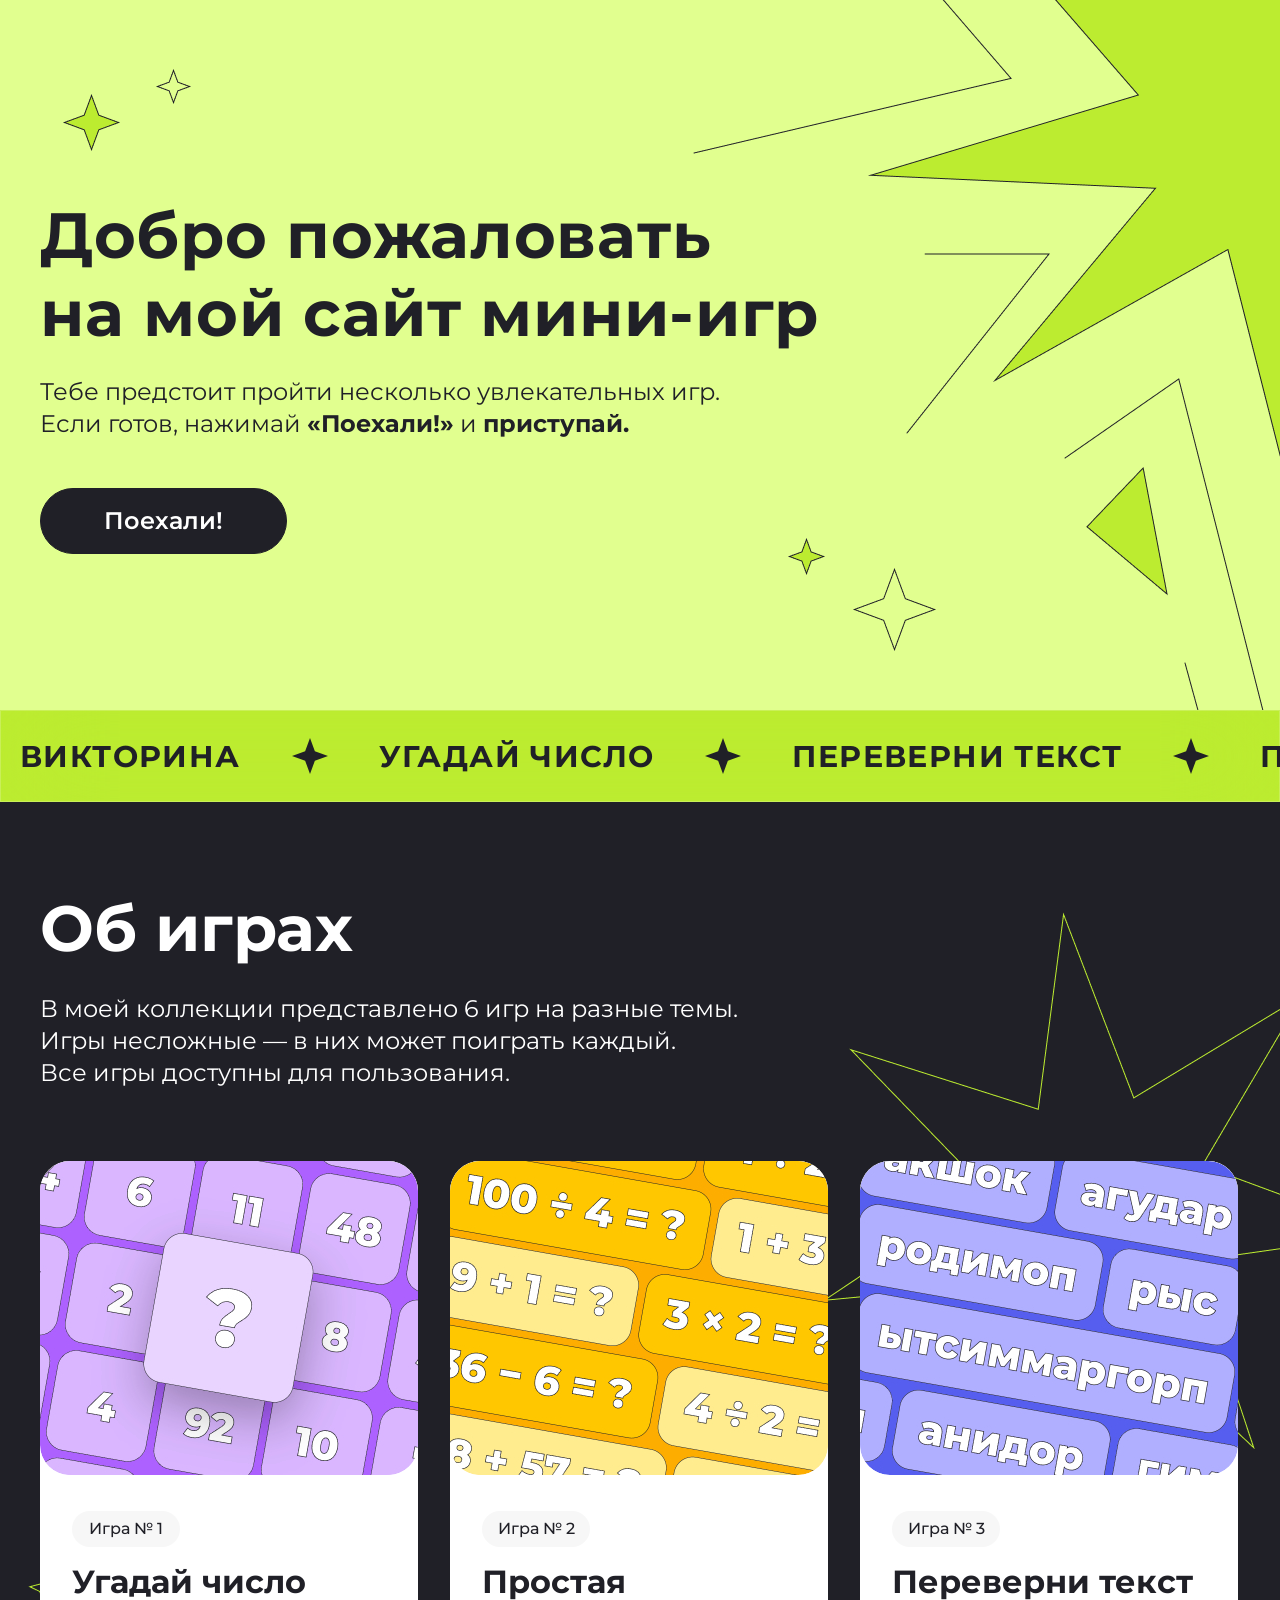
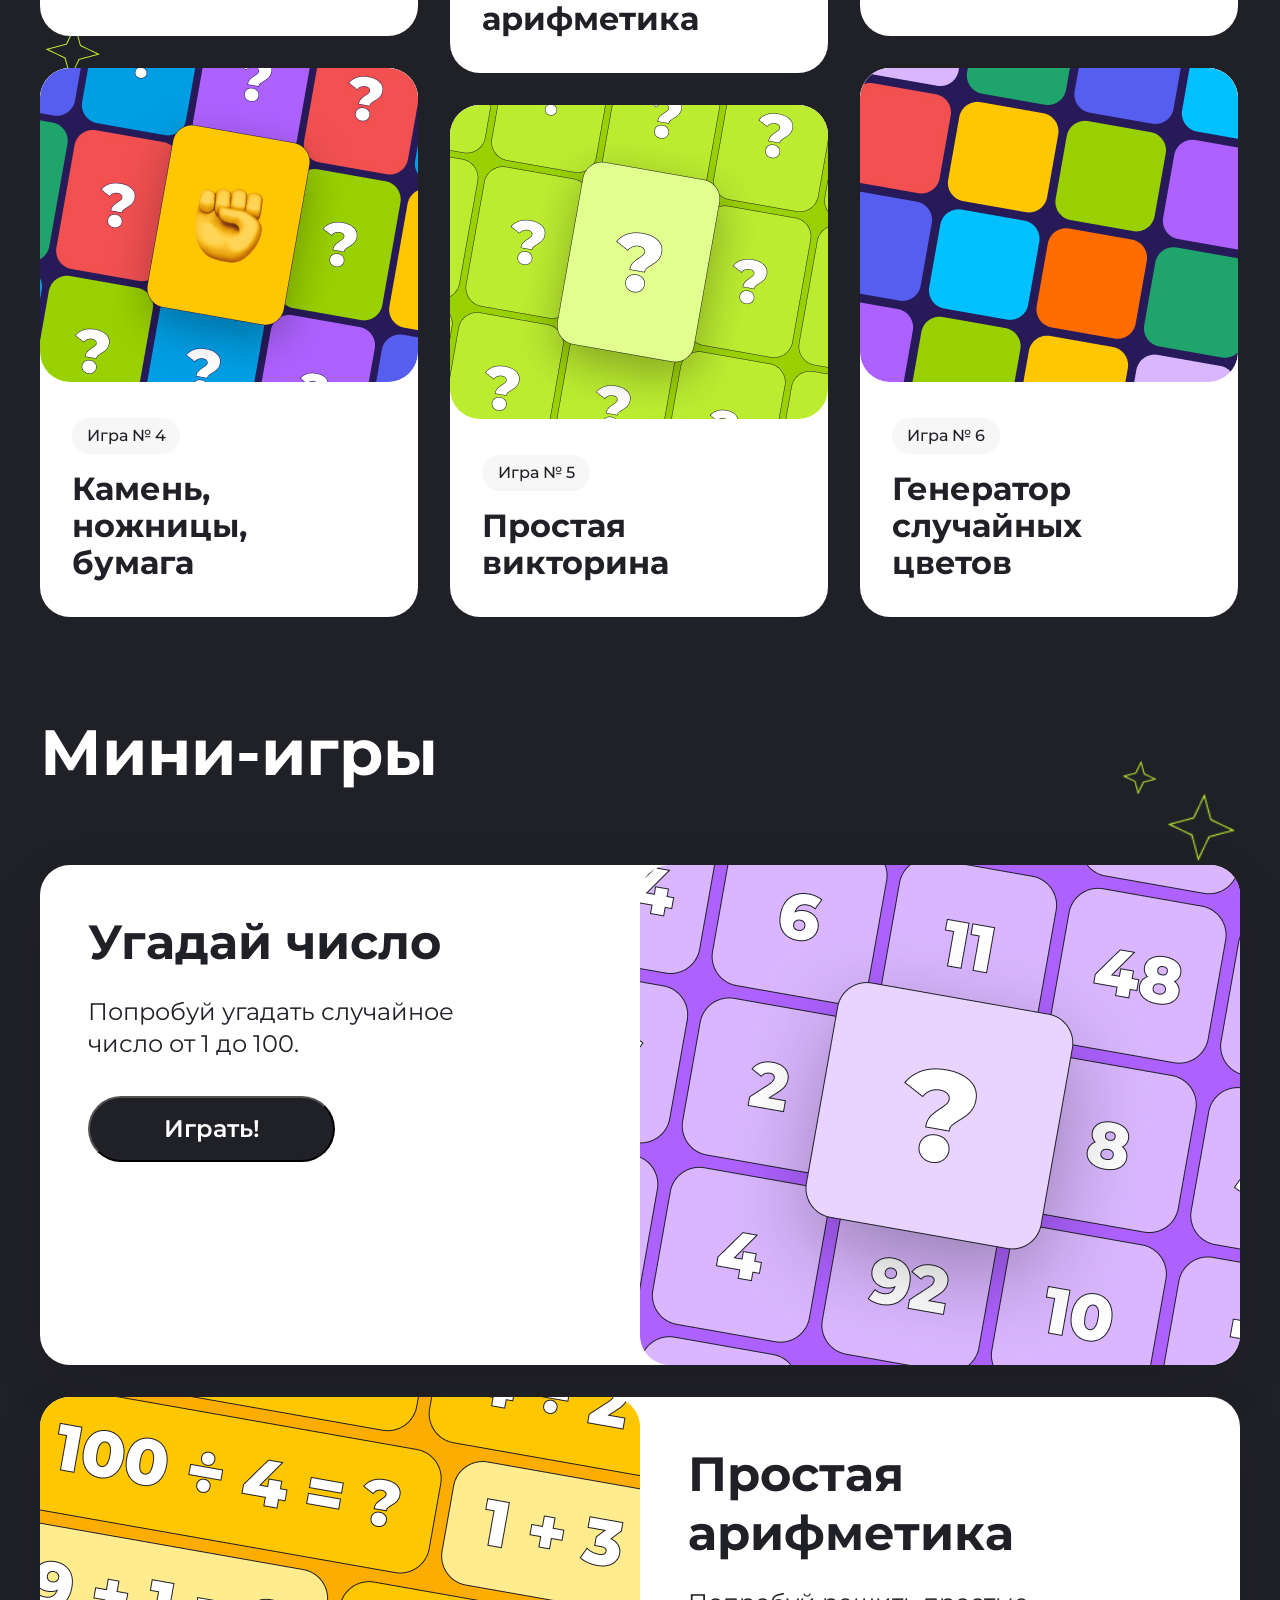
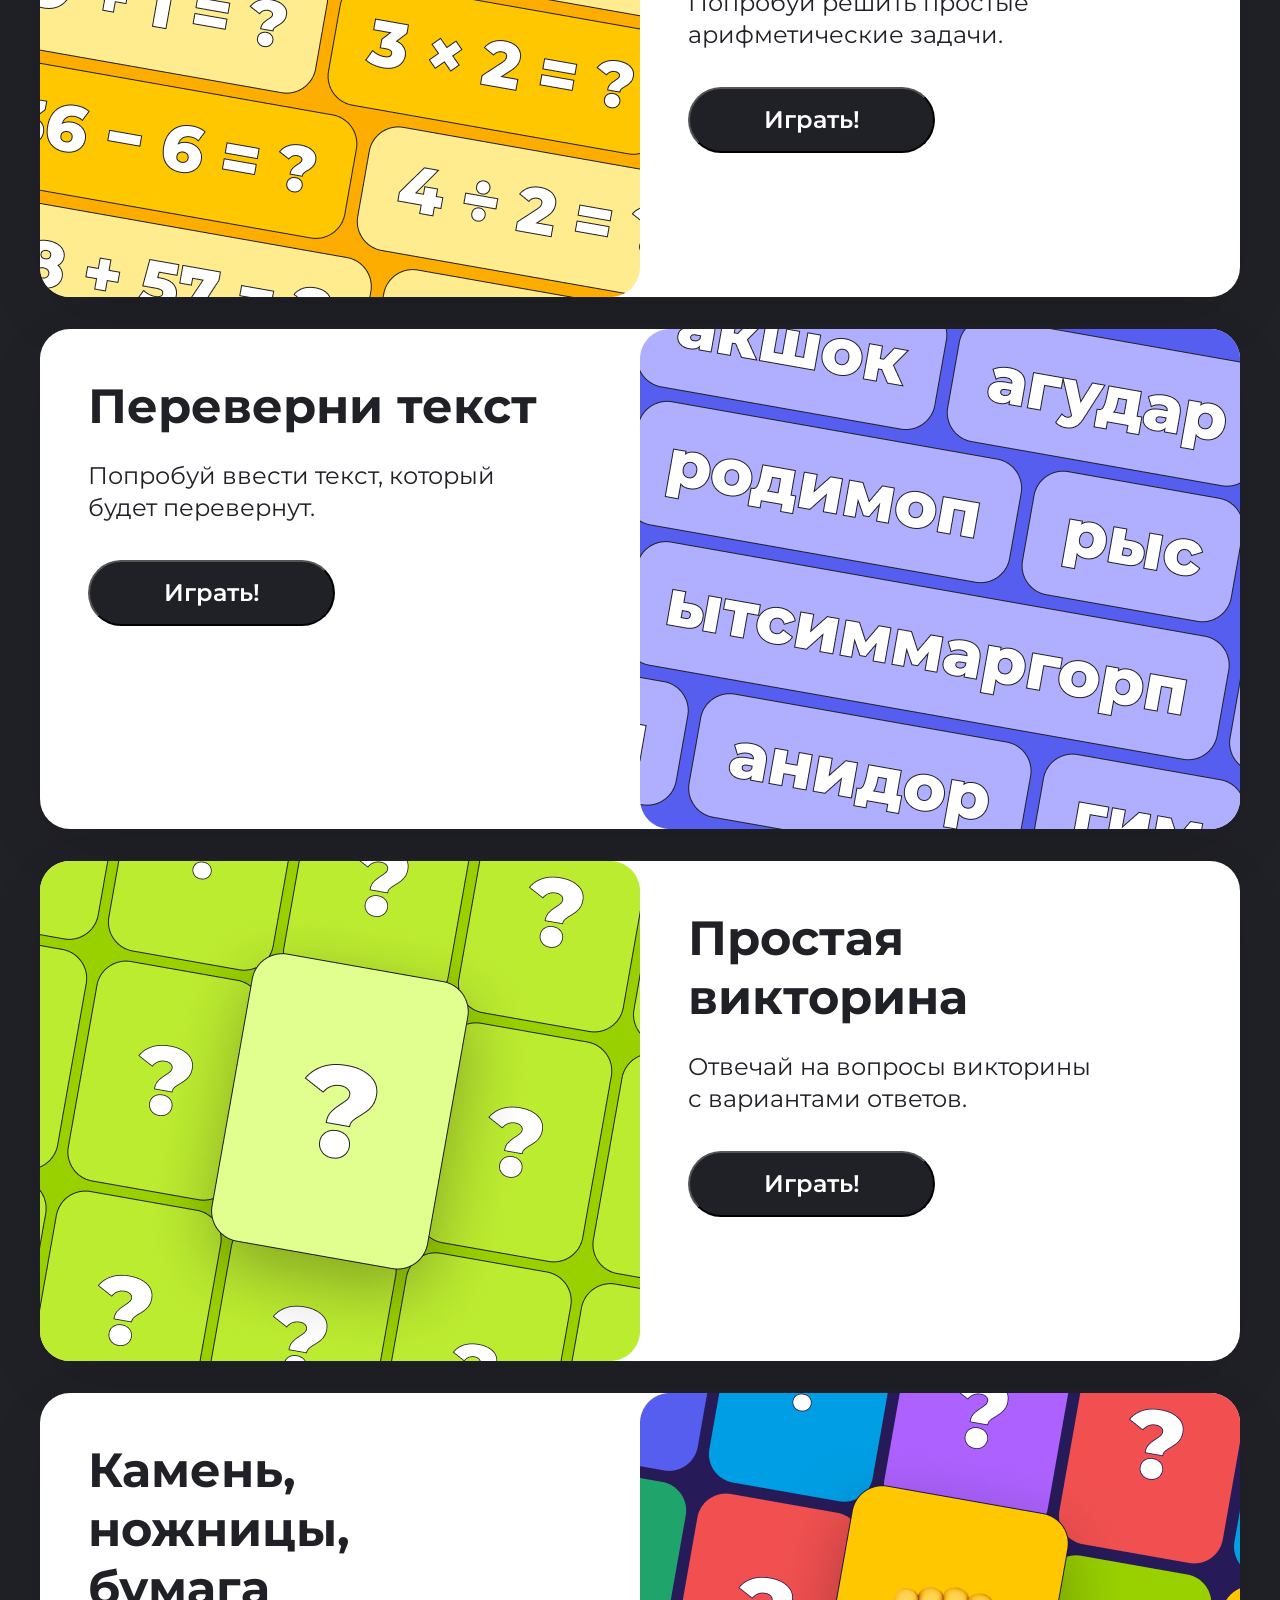
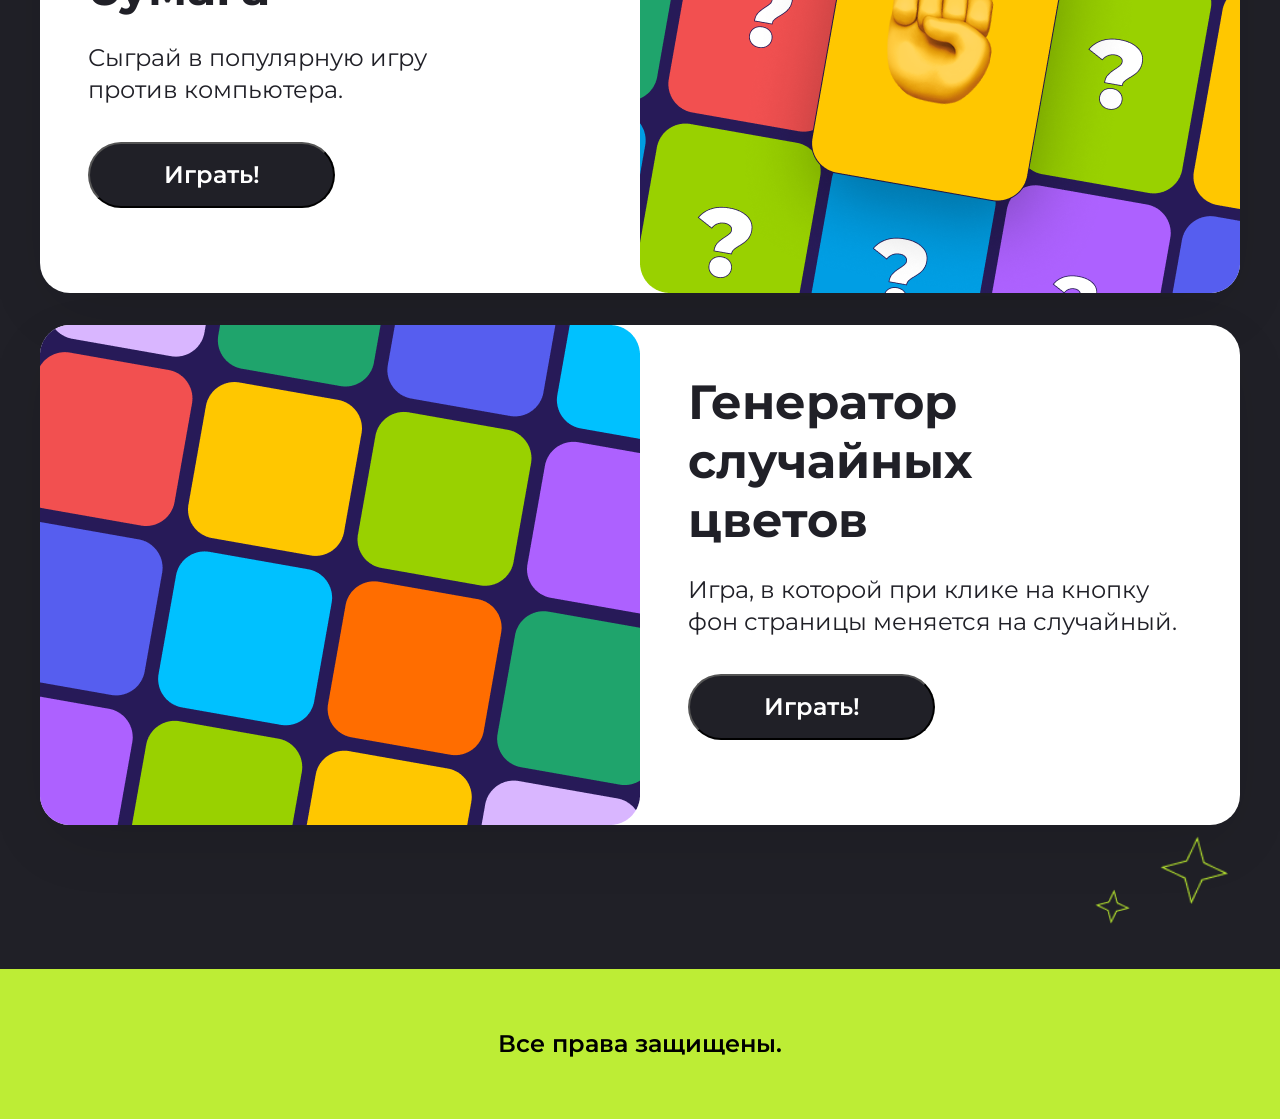
<file: index.html>
<!DOCTYPE html>
<html lang="en">
<head>
    <meta charset="UTF-8">
    <meta name="viewport" content="width=device-width, initial-scale=1.0">          
    <title>Document</title>
    <link rel="stylesheet" href="./css/style.css">
    <link rel="preconnect" href="https://fonts.googleapis.com">
    <link rel="preconnect" href="https://fonts.gstatic.com" crossorigin>
    <link href="https://fonts.googleapis.com/css2?family=Montserrat:wght@400..600&display=swap" rel="stylesheet">
    <script src="game-1.js"></script><script src="game-2.js"></script><script src="game-3.js"></script>
    <script src="game-4.js"></script><script src="game-5.js"></script><script src="game-6.js"></script>
</head>
<body>
    <header class="top center">
        <img class="top__star top__star--1" src="img/star_top1.png" alt="star">
        <img class="top__star top__star--2" src="img/star_top2.png" alt="star">
        <img class="top__star top__star--3" src="img/star_top3.png" alt="star">
        <img class="top__star top__star--4" src="img/star_top4.png" alt="star">
        <img class="top__star top__star--5" src="img/star_top_big.png" alt="star">
        <img class="top__star top__star--mob-1" src="img/star_top_big_mob.png" alt="star">
        <div class="top__content">
            <h1 class="top__content-title">Добро пожаловать <br/>на мой сайт мини-игр</h1>
            <p class="top__content-text">Тебе предстоит пройти несколько увлекательных игр. <br/>Если готов, нажимай <b>«Поехали!»</b> и <b>приступай.</b></p>            
            <p class="top__content-text--mobile">Тебе предстоит пройти несколько увлекательных игр. Если готов, <br/>нажимай <b>«Поехали!»</b> и <b>приступай.</b></p>            
            <a href="#about-games-anchor" class="top__content-button">Поехали!</a>
        </div>
    </header>
    
    <section class="scroll-bar">
        <div class="scroll-bar__group">
        <div class="scroll-bar__text">Викторина</div><img class="scroll-bar__img" src="img/Star.svg" alt="Star">
        <div class="scroll-bar__text">угадай число</div><img class="scroll-bar__img" src="img/Star.svg" alt="Star">
        <div class="scroll-bar__text">Переверни текст</div><img class="scroll-bar__img" src="img/Star.svg" alt="Star">
        <div class="scroll-bar__text">Простая арифметика</div><img class="scroll-bar__img" src="img/Star.svg" alt="Star">
        <div class="scroll-bar__text">Камень, ножницы, бумага</div><img class="scroll-bar__img" src="img/Star.svg" alt="Star">
        <div class="scroll-bar__text">Генератор случайных цветов</div><img class="scroll-bar__img" src="img/Star.svg" alt="Star"> 
        <div class="scroll-bar__text">Викторина</div><img class="scroll-bar__img" src="img/Star.svg" alt="Star">
        <div class="scroll-bar__text">угадай число</div><img class="scroll-bar__img" src="img/Star.svg" alt="Star">
        <div class="scroll-bar__text">Переверни текст</div><img class="scroll-bar__img" src="img/Star.svg" alt="Star">
        <div class="scroll-bar__text">Простая арифметика</div><img class="scroll-bar__img" src="img/Star.svg" alt="Star">
        <div class="scroll-bar__text">Камень, ножницы, бумага</div><img class="scroll-bar__img" src="img/Star.svg" alt="Star">
        <div class="scroll-bar__text">Генератор случайных цветов</div><img class="scroll-bar__img" src="img/Star.svg" alt="Star"> 
        </div>
    </section>

    <section id="about-games-anchor" class="about-games center">
        <img class="about-games__star about-games__star--1" src="img/star_big.png" alt="star">
        <img class="about-games__star about-games__star--2" src="img/star1.png" alt="star">
        <img class="about-games__star about-games__star--3" src="img/star2.png" alt="star">
        <div class="about-games__content">
            <h1 class="about-games__title">Об играх</h1>
            <p class="about-games__description">В моей коллекции представлено 6 игр на разные темы. <br/>Игры несложные — в них может поиграть каждый.
<br/>Все игры доступны для пользования.</p>
        </div>

        <section class="games">
                <div class="games__couple"><article class="card-game">
                    <a class="card-game__link" href="#guess-num">
                        <img class="card-game__img" src="img/game-1.jpg" alt="обложка карточки">
                        <div class="card-game__content">
                            <p class="card-game__num">Игра № 1</p>
                            <p class="card-game__name">Угадай число</p>
                        </div>
                    </a>
                </article>
                <article class="card-game">
                    <a class="card-game__link" href="#rps">
                        <img class="card-game__img" src="img/game-4.jpg" alt="обложка карточки">
                        <div class="card-game__content">
                            <p class="card-game__num">Игра № 4</p>
                            <p class="card-game__name">Камень, <br/>ножницы, <br/>бумага</p>
                        </div>
                    </a>
                </article></div>
                <div class="games__couple"><article class="card-game">
                    <a class="card-game__link" href="#simple-arithmetic">
                        <img class="card-game__img" src="img/game-2.jpg" alt="обложка карточки">
                        <div class="card-game__content">
                            <p class="card-game__num">Игра № 2</p>
                            <p class="card-game__name">Простая арифметика</p>
                        </div>
                    </a>
                </article>
                <article class="card-game">
                    <a class="card-game__link" href="#simple-quiz">
                        <img class="card-game__img" src="img/game-5.jpg" alt="обложка карточки">
                        <div class="card-game__content">
                            <p class="card-game__num">Игра № 5</p>
                            <p class="card-game__name">Простая викторина</p>
                        </div>
                    </a>
                </article></div>
                <div class="games__couple"><article class="card-game">
                    <a class="card-game__link" href="#turn-text">
                        <img class="card-game__img" src="img/game-3.jpg" alt="обложка карточки">
                        <div class="card-game__content">
                            <p class="card-game__num">Игра № 3</p>
                            <p class="card-game__name">Переверни текст</p>
                        </div>
                    </a>
                </article>
                <article class="card-game">
                    <a class="card-game__link" href="#random-color">
                        <img class="card-game__img" src="img/game-6.jpg" alt="обложка карточки">
                        <div class="card-game__content">
                            <p class="card-game__num">Игра № 6</p>
                            <p class="card-game__name">Генератор <br/>случайных <br/>цветов</p>
                        </div>
                    </a>
                </article></div>
        </section>
    </section>
       
    <section class="mini-games center">
        <img class="mini-games__star mini-games__star--1" src="img/star1.png" alt="star">
        <img class="mini-games__star mini-games__star--2" src="img/star2.png" alt="star">
        <img class="mini-games__star mini-games__star--3" src="img/star1.png" alt="star">
        <img class="mini-games__star mini-games__star--4" src="img/star2.png" alt="star">
        <h1 class="mini-games__main-title">Мини-игры</h1>
        <article id="guess-num" class="mini-games__card">
            <div class="mini-games__content">
                <p class="mini-games__title">Угадай число</p>
                <p class="mini-games__description">Попробуй угадать случайное <br/>число от 1 до 100.</p>
                <button class="mini-games__button" onclick="comparNumbers()">Играть!</button>
            </div>
            <img class="mini-games__image" src="img/mini_card_img1.png" alt="обложка игры">
        </article>
        <article id="simple-arithmetic" class="mini-games__card">
            <img class="mini-games__image" src="img/mini_card_img2.png" alt="обложка игры">
            <div class="mini-games__content">
                <p class="mini-games__title">Простая арифметика</p>
                <p class="mini-games__description">Попробуй решить простые арифметические задачи.</p>
                <button class="mini-games__button" onclick="gameSimpleExercises()">Играть!</button>
            </div>
        </article>
        <article id="turn-text" class="mini-games__card">
            <div class="mini-games__content">
                <p class="mini-games__title">Переверни текст</p>
                <p class="mini-games__description">Попробуй ввести текст, который <br/>будет перевернут.</p>
                <button class="mini-games__button" onclick="reverseText()">Играть!</button>
            </div>
            <img class="mini-games__image" src="img/mini_card_img3.png" alt="обложка игры">
        </article>
        <article id="simple-quiz" class="mini-games__card">
            <img class="mini-games__image" src="img/mini_card_img4.png" alt="обложка игры">
            <div class="mini-games__content">
                <p class="mini-games__title">Простая викторина</p>
                <p class="mini-games__description">Отвечай на вопросы викторины <br/>с вариантами ответов.</p>
                <button class="mini-games__button" onclick="quizGameFunc()">Играть!</button></div>
        </article>
        <article id="rps" class="mini-games__card">
            <div class="mini-games__content">
                <p class="mini-games__title">Камень, <br/>ножницы, <br/>бумага</p>
                <p class="mini-games__description">Сыграй в популярную игру <br/>против компьютера.</p>
                <button class="mini-games__button" onclick="rPS()">Играть!</button>
            </div>
            <img class="mini-games__image" src="img/mini_card_img5.png" alt="обложка игры">
        </article>
        <article id="random-color" class="mini-games__card">
            <img class="mini-games__image" src="img/mini_card_img6.png" alt="обложка игры">
            <div class="mini-games__content">
                <p class="mini-games__title">Генератор случайных <br/>цветов</p>
                <p class="mini-games__description">Игра, в которой при клике на кнопку фон страницы меняется на случайный.</p>
                <button class="mini-games__button" onclick="changingRandomColor()">Играть!</button>
            </div>
        </article>
    </section>

    <section class="mobile-games">
        <h1 class="mobile-games__title">Мини-игры</h1>
        <div class="mobile-games__list">
            <article class="mobile-game-card">
                <img class="mobile-game-card__img" src="img/game-1.jpg" alt="обложка карточки">
                <div class="mobile-game-card__content">
                    <p class="mobile-game-card__name">Угадай число</p>
                    <p class="mobile-game-card__desc">Попробуй угадать случайное число от 1 до 100.</p>
                    <button class="mobile-game-card__button" onclick="comparNumbers()">Играть!</button>
                </div>
            </article>
            <article class="mobile-game-card">
                <img class="mobile-game-card__img" src="img/game-2.jpg" alt="обложка карточки">
                <div class="mobile-game-card__content">
                    <p class="mobile-game-card__name">Простая арифметика</p>
                    <p class="mobile-game-card__desc">Попробуй решить простые арифметические задачи.</p>
                    <button class="mobile-game-card__button" onclick="gameSimpleExercises()">Играть!</button>
                </div>
            </article>
            <article class="mobile-game-card">
                <img class="mobile-game-card__img" src="img/game-3.jpg" alt="обложка карточки">
                <div class="mobile-game-card__content">
                    <p class="mobile-game-card__name">Переверни текст</p>
                    <p class="mobile-game-card__desc">Попробуй ввести текст, который будет перевернут.</p>
                    <button class="mobile-game-card__button" onclick="reverseText()">Играть!</button>
                </div>
            </article>
            <article class="mobile-game-card">
                <img class="mobile-game-card__img" src="img/game-5.jpg" alt="обложка карточки">
                <div class="mobile-game-card__content">
                    <p class="mobile-game-card__name">Простая викторина</p>
                    <p class="mobile-game-card__desc">Отвечай на вопросы викторины с вариантами ответов.</p>
                    <button class="mobile-game-card__button" onclick="quizGameFunc()">Играть!</button>
                </div>
            </article>
            <article class="mobile-game-card">
                <img class="mobile-game-card__img" src="img/game-4.jpg" alt="обложка карточки">
                <div class="mobile-game-card__content">
                    <p class="mobile-game-card__name">Камень, ножницы, бумага</p>
                    <p class="mobile-game-card__desc">Сыграй в популярную игру против компьютера.</p>
                    <button class="mobile-game-card__button" onclick="rPS()">Играть!</button>
                </div>
            </article>
            <article class="mobile-game-card">
                <img class="mobile-game-card__img" src="img/game-6.jpg" alt="обложка карточки">
                <div class="mobile-game-card__content">
                    <p class="mobile-game-card__name">Генератор случайных цветов</p>
                    <p class="mobile-game-card__desc">Игра, в которой при клике на кнопку фон страницы меняется на случайный.</p>
                    <button class="mobile-game-card__button" onclick="changingRandomColorMobileVersion()">Играть!</button>
                </div>
            </article>
        </div>
    </section>
    <footer class="footer">
        <p class="footer__text">Все права защищены.</p>
    </footer>
</body>
</html>
</file>
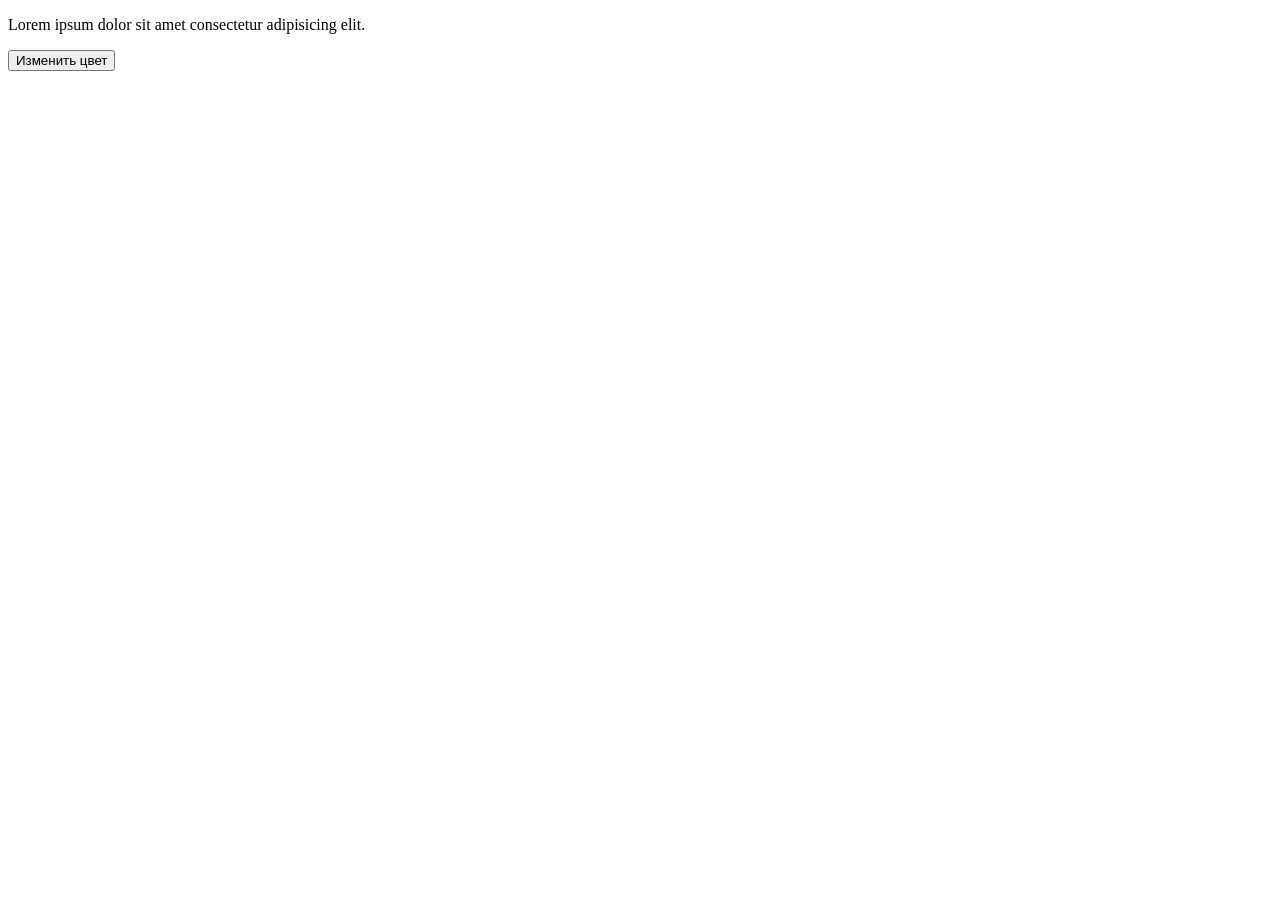
<file: js_exercises/Задание 2.html>
<!DOCTYPE html>
<html lang="en">
<head>
    <meta charset="UTF-8">
    <meta name="viewport" content="width=device-width, initial-scale=1.0">
    <title>Document</title>
</head>
<body>
    <!--Задание 2-->
    <p class="text">Lorem ipsum dolor sit amet consectetur adipisicing elit.</p>
    <button class="button">Изменить цвет</button>

    <script>
        const textEl = document.querySelector('.text')
        const buttonEl = document.querySelector('.button')

        buttonEl.addEventListener('click', () => {
            textEl.style.color = 'blue';
        })
    </script>
</body>
</html>
</file>
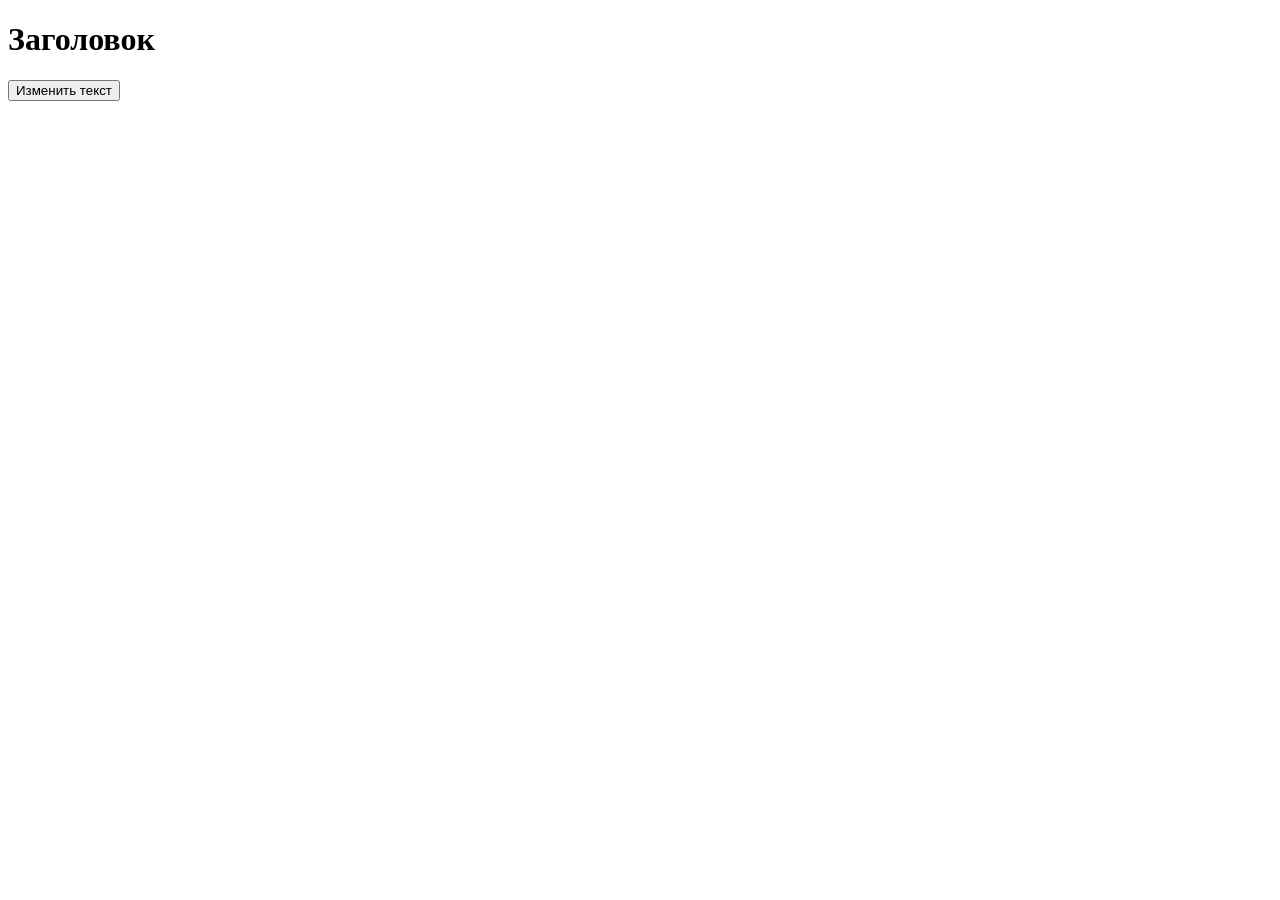
<file: js_exercises/Задание 3.html>
<!DOCTYPE html>
<html lang="en">
<head>
    <meta charset="UTF-8">
    <meta name="viewport" content="width=device-width, initial-scale=1.0">
    <title>Document</title>
</head>
<body>
    <!--Задание 3-->
    <h1 class="title">Заголовок</h1>
    <button class="button">Изменить текст</button>

    <script>
        const titleEl = document.querySelector('.title')
        const buttonEl = document.querySelector('.button')

        buttonEl.addEventListener('click', () => {
            titleEl.textContent = 'Привет, мир!'
        })
    </script>
</body>
</html>
</file>
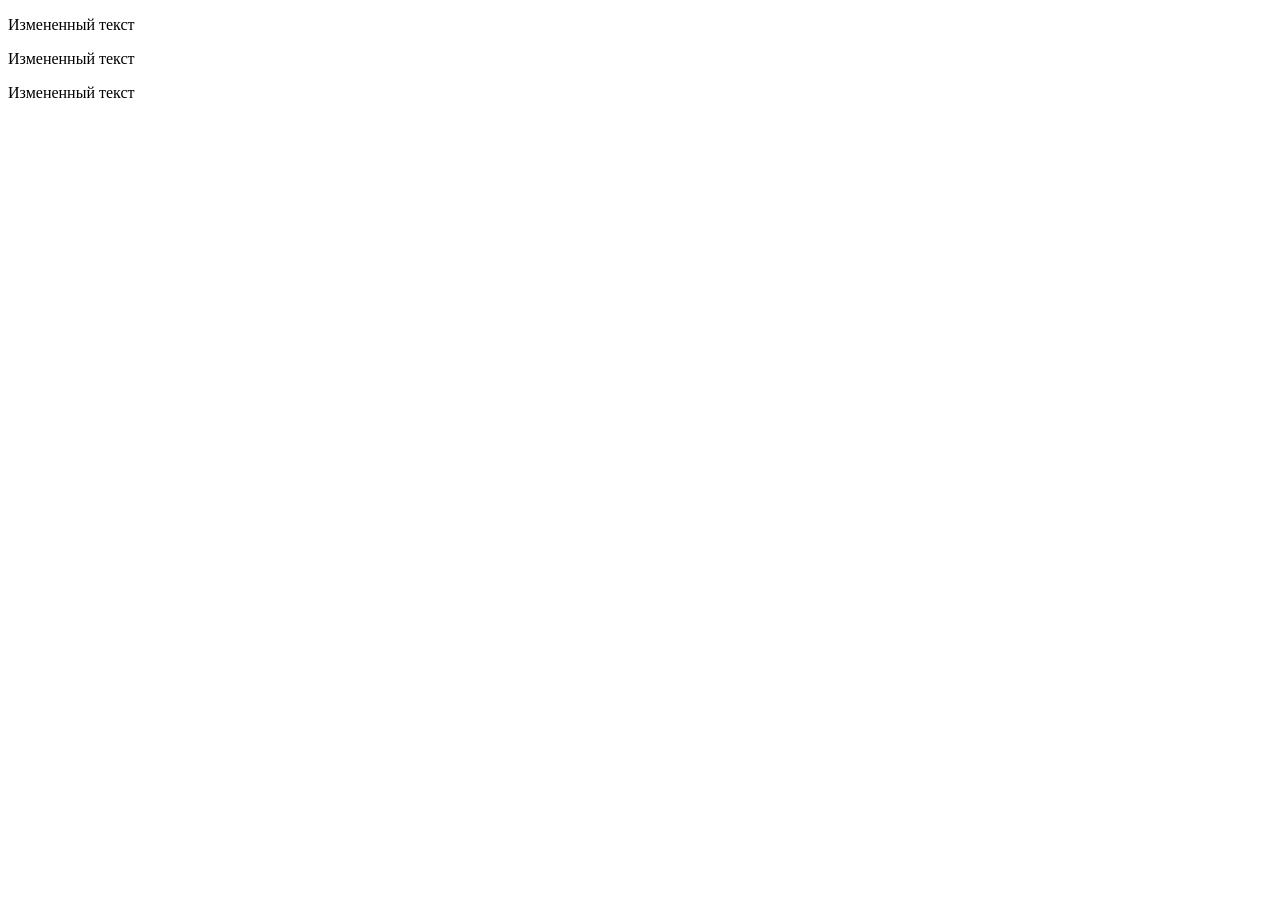
<file: js_exercises/Задание 4.html>
<!DOCTYPE html>
<html lang="en">
<head>
    <meta charset="UTF-8">
    <meta name="viewport" content="width=device-width, initial-scale=1.0">
    <title>Document</title>
</head>
<body>
    <!--Задание 4-->
    <p class="description">Lorem ipsum dolor.</p>
    <p class="description">Lorem ipsum.</p>
    <p class="description">Lorem ipsum, dolor sit amet consectetur adipisicing.</p>

    <script>
        const allDescriptions = document.querySelectorAll('.description')

        allDescriptions.forEach(description => {
            description.textContent = 'Измененный текст';
        })
    </script>
</body>
</html>
</file>
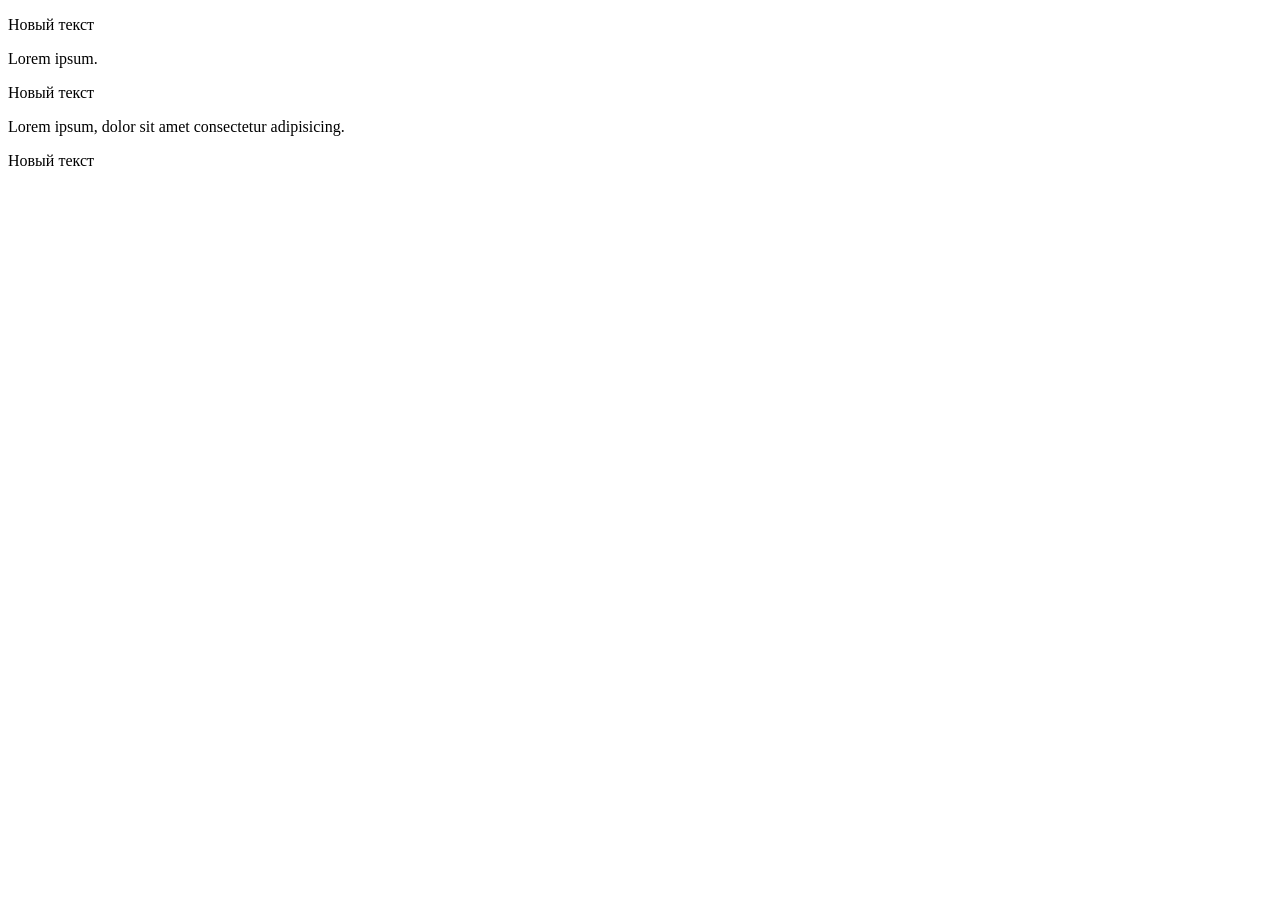
<file: js_exercises/Задание 5.html>
<!DOCTYPE html>
<html lang="en">
<head>
    <meta charset="UTF-8">
    <meta name="viewport" content="width=device-width, initial-scale=1.0">
    <title>Document</title>
</head>
<body>
    <!--Задание 5-->
    <p class="description">Lorem ipsum dolor.</p>
    <p class="text">Lorem ipsum.</p>
    <p class="description">Lorem ipsum, dolor sit amet.</p>
    <p class="text">Lorem ipsum, dolor sit amet consectetur adipisicing.</p>
    <p class="description">Lorem ipsum, dolor sit.</p>

    <script>
        const allDescriptions = document.querySelectorAll('.description')

        allDescriptions.forEach(description => {
            description.textContent = 'Новый текст';
        })
    </script>
</body>
</html>
</file>
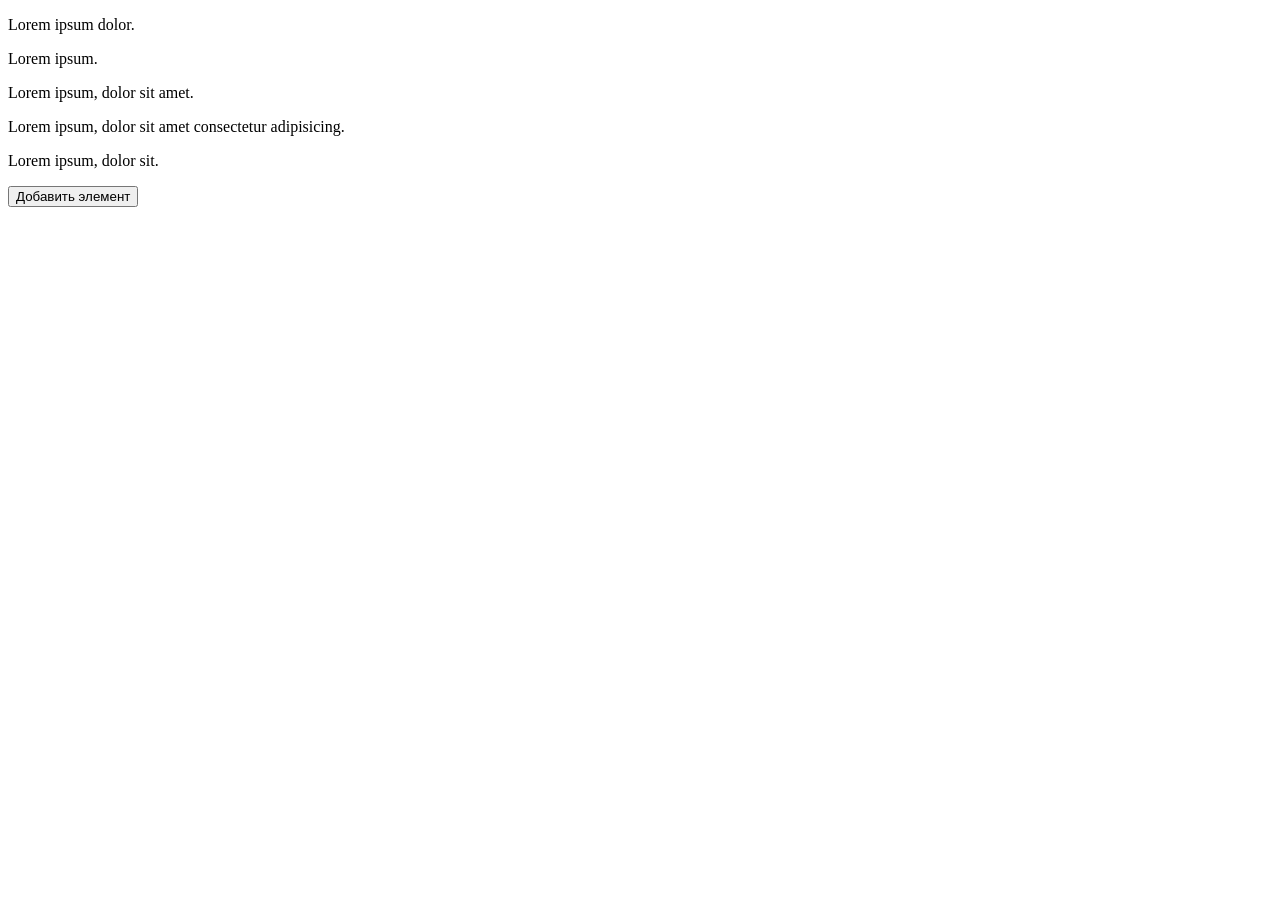
<file: js_exercises/Задание 7.html>
<!DOCTYPE html>
<html lang="en">
<head>
    <meta charset="UTF-8">
    <meta name="viewport" content="width=device-width, initial-scale=1.0">
    <title>Document</title>
</head>
<body>
    <!--Задание 7-->
    <p class="description">Lorem ipsum dolor.</p>
    <p class="text">Lorem ipsum.</p>
    <p class="description">Lorem ipsum, dolor sit amet.</p>
    <p class="text">Lorem ipsum, dolor sit amet consectetur adipisicing.</p>
    <p class="description">Lorem ipsum, dolor sit.</p>
    <button class="button">Добавить элемент</button>

    <script>
        const descriptionEl = document.querySelector('.description')
        
        const buttonEl = document.querySelector('.button')

        buttonEl.addEventListener('click', () => {
            descriptionEl.remove()
        })
    </script>
</body>
</html>
</file>
<file: css/style.css>
* {
  margin: 0;
  padding: 0;
  z-index: 1;
  scroll-behavior: smooth;
}

body {
  font-family: "Montserrat", sans-serif;
}

.center {
  padding-left: calc(50% - 600px);
  padding-right: calc(50% - 600px);
}

.top {
  position: relative;
  background: #E1FF8F;
  padding-top: 196px;
  padding-bottom: 156px;
}
.top__star {
  position: absolute;
}
.top__star--1 {
  top: 94px;
  left: 63px;
}
.top__star--2 {
  top: 69px;
  left: 156px;
}
.top__star--3 {
  top: 538px;
  right: 455px;
}
.top__star--4 {
  top: 568px;
  right: 344px;
}
.top__star--5 {
  top: 0;
  right: 0;
}
.top__star--mob-1 {
  display: none;
}
.top__content {
  display: flex;
  gap: 24px;
  flex-direction: column;
  flex-wrap: nowrap;
  align-content: flex-start;
}

.top__content-title {
  color: rgb(32, 32, 39);
  font-size: 64px;
  font-weight: 700;
  line-height: 78px;
  letter-spacing: 0.7px;
  text-align: left;
}

.top__content-text {
  font-size: 24px;
  line-height: 32px;
  letter-spacing: 0px;
  vertical-align: middle;
  color: #202027;
}
.top__content-text--mobile {
  display: none;
}

.top__content-button {
  text-decoration: none;
  width: 247px;
  height: 66px;
  display: flex;
  flex-direction: row;
  justify-content: center;
  align-items: center;
  padding: 16px 28px 16px 28px;
  box-sizing: border-box;
  border: 1px solid rgb(32, 32, 39);
  border-radius: 60px;
  background: rgb(32, 32, 39);
  color: rgb(255, 255, 255);
  font-size: 24px;
  font-weight: 600;
  line-height: 141.69%;
  letter-spacing: 0%;
  text-align: center;
  margin-top: 24px;
}
.top__content-button:hover {
  background-color: white;
  color: black;
}

.scroll-bar {
  background: rgb(188, 236, 48);
  width: 100%;
  overflow: hidden;
  position: relative;
}
.scroll-bar__group {
  padding: 0px;
  gap: 10px;
  border: 1px;
  border: 1px solid rgba(255, 255, 255, 0.2);
  -webkit-backdrop-filter: blur(50px);
  backdrop-filter: blur(50px);
  display: flex;
  align-items: center;
  height: 90px;
  gap: 51px;
  padding-left: 19px;
  animation: scroll-left 40s linear infinite;
}
.scroll-bar__text {
  text-transform: uppercase;
  white-space: nowrap;
  color: rgb(32, 32, 39);
  font-size: 30px;
  font-weight: 700;
  line-height: 110%;
  letter-spacing: 1.4px;
  text-align: left;
  text-transform: uppercase;
}

@keyframes scroll-left {
  0% {
    transform: translateX(0);
  }
  100% {
    transform: translateX(-226%);
  }
}
.about-games {
  background-color: #202027;
  position: relative;
  padding-bottom: 50px;
  padding-top: 94px;
  display: flex;
  gap: 72px;
  flex-direction: column;
}
.about-games__star {
  position: absolute;
}
.about-games__star--1 {
  top: 110px;
  right: 0;
}
.about-games__star--2 {
  top: 770px;
  left: 28px;
}
.about-games__star--3 {
  top: 822px;
  left: 45px;
}
.about-games__content {
  display: flex;
  gap: 33px;
  flex-direction: column;
}
.about-games__title {
  font-weight: 700;
  font-size: 64px;
  line-height: 100%;
  letter-spacing: 0px;
  vertical-align: middle;
  color: #FFFFFF;
}
.about-games__description {
  font-weight: 400;
  font-size: 24px;
  line-height: 32px;
  letter-spacing: 0px;
  vertical-align: middle;
  color: #FFFFFF;
}

.games {
  display: flex;
  gap: 32px;
}
.games__couple {
  display: flex;
  flex-direction: column;
  justify-content: space-between;
  gap: 32px;
}

.card-game {
  background-color: white;
  width: 378px;
  border-radius: 30px;
  transition: transform 0.3s ease;
}
.card-game:hover {
  transform: scale(1.1);
}
.card-game__link {
  text-decoration: none;
}
.card-game__img {
  border-radius: 30px;
  width: 100%;
}
.card-game__content {
  display: flex;
  flex-direction: column;
  gap: 16px;
  padding: 32px 32px 36px 32px;
}
.card-game__num {
  text-decoration: none;
  font-weight: 500;
  font-size: 16px;
  line-height: 110%;
  letter-spacing: 0px;
  vertical-align: bottom;
  color: #202027;
  border-radius: 52.58px;
  background: rgb(247, 247, 247);
  width: 108px;
  height: 36px;
  text-align: center;
  line-height: 36px;
}
.card-game__name {
  text-decoration-line: none;
  font-weight: 700;
  font-size: 32px;
  line-height: 100%;
  letter-spacing: 0px;
  vertical-align: middle;
  color: #202027;
  line-height: 37px;
}

.mini-games {
  position: relative;
  background-color: #202027;
  padding-top: 46px;
  padding-bottom: 144px;
  display: flex;
  gap: 32px;
  flex-direction: column;
  flex-wrap: nowrap;
}
.mini-games__star {
  position: absolute;
}
.mini-games__star--1 {
  width: 35px;
  top: 93px;
  right: 123px;
}
.mini-games__star--2 {
  width: 68px;
  top: 126px;
  right: 45px;
}
.mini-games__star--3 {
  width: 35px;
  bottom: 45px;
  right: 150px;
}
.mini-games__star--4 {
  width: 68px;
  bottom: 65px;
  right: 52px;
}
.mini-games__main-title {
  font-size: 64px;
  font-weight: 700;
  line-height: 78px;
  letter-spacing: 0px;
  text-align: left;
  color: #FFFFFF;
  padding-bottom: 42px;
}
.mini-games__card {
  height: 500px;
  display: flex;
  flex-direction: row;
  justify-content: space-between;
  align-items: flex-start;
  padding: 0px;
  border-radius: 30px;
  box-shadow: 0px 20px 67px -12px rgba(0, 0, 0, 0.13);
  background: #FFFFFF;
  transition: transform 0.3s ease;
}
.mini-games__card:hover {
  transform: scale(1.05);
}
.mini-games__content {
  display: flex;
  flex-direction: column;
  gap: 24px;
  margin: 48px;
}
.mini-games__title {
  font-size: 48px;
  font-weight: 700;
  line-height: 59px;
  letter-spacing: 0px;
  text-align: left;
  color: #202027;
}
.mini-games__description {
  font-size: 24px;
  font-weight: 400;
  line-height: 32px;
  letter-spacing: 0px;
  text-align: left;
  color: #202027;
}
.mini-games__button {
  border-radius: 60px;
  background-color: #202027;
  color: white;
  width: 247px;
  height: 66px;
  display: flex;
  flex-direction: row;
  justify-content: center;
  align-items: center;
  gap: 10px;
  padding: 16px 28px 16px 28px;
  flex: none;
  order: 1;
  flex-grow: 0;
  margin: 12px 0px;
  color: rgb(255, 255, 255);
  font-family: Montserrat;
  font-size: 24px;
  font-weight: 600;
  line-height: 141.69%;
  letter-spacing: 0%;
  text-align: center;
  text-decoration: none;
}
.mini-games__button:hover {
  background-color: white;
  color: black;
}

.mobile-games {
  display: none;
}
.mobile-games__title {
  font-family: Montserrat;
  font-weight: 700;
  font-size: 40px;
  line-height: 100%;
  letter-spacing: 0px;
  color: #FFFFFF;
}

.footer {
  display: block;
  background-color: #BDED35;
  height: 150px;
  display: flex;
  flex-direction: row;
  align-items: center;
  justify-content: center;
}
.footer__text {
  font-size: 24px;
  font-weight: 600;
  line-height: 20px;
  letter-spacing: 0px;
  text-align: center;
  color: #000;
}

@media (max-width: 1052px) {
  .center {
    padding-left: 16px;
    padding-right: 16px;
  }
  .top {
    position: relative;
    display: flex;
    flex-direction: column;
    align-items: center;
    padding-top: 147px;
  }
  .top__content {
    display: flex;
    align-items: center;
    gap: 24px;
  }
  .top__content-title {
    font-size: 40px;
    font-weight: 700;
    line-height: 49px;
    letter-spacing: 0px;
    text-align: center;
  }
  .top__content-text {
    display: none;
  }
  .top__content-text {
    display: block;
    font-size: 16px;
    font-weight: 400;
    line-height: 20px;
    letter-spacing: 0px;
    text-align: center;
  }
  .top__content-button {
    width: 285px;
    height: 55px;
    display: flex;
    flex-direction: row;
    justify-content: center;
    align-items: center;
    gap: 10;
    padding: 16px 28px 16px 28px;
    box-sizing: border-box;
    border: 1px solid rgb(32, 32, 39);
    border-radius: 60px;
    background: rgb(32, 32, 39);
    color: rgb(255, 255, 255);
    font-size: 16px;
    font-weight: 600;
    line-height: 141.69%;
    letter-spacing: 0%;
    text-align: center;
    margin-top: 12px;
    transition: transform 0.3s ease;
  }
  .top__star {
    position: absolute;
  }
  .top__star--1 {
    width: 35px;
    top: 97px;
    left: 37px;
  }
  .top__star--2 {
    width: 21px;
    left: 92px;
    top: 64px;
  }
  .top__star--3 {
    width: 18px;
    top: 560px;
    right: 86px;
  }
  .top__star--4 {
    width: 35px;
    top: 586px;
    right: 32px;
  }
  .top__star--5 {
    display: none;
  }
  .top__star--mob-1 {
    display: block;
    position: absolute;
    top: 0px;
    right: 0px;
  }
  .scroll-bar__group {
    gap: 27px;
    height: 51px;
  }
  .scroll-bar__text {
    font-size: 16px;
    font-weight: 700;
    line-height: 110%;
    letter-spacing: 4%;
    text-align: left;
    text-transform: uppercase;
  }
  .scroll-bar__img {
    width: 20px;
  }
  .about-games {
    display: none;
  }
  .about-games__star {
    display: none;
  }
  .about-games__title {
    display: none;
  }
  .about-games__description {
    display: none;
  }
  .games__row {
    display: none;
  }
  .card-game {
    display: none;
  }
  .mini-games {
    display: none;
  }
  .mobile-games {
    display: flex;
    flex-direction: column;
    gap: 40px;
    padding: 48px 16px;
    background-color: #202027;
  }
  .mobile-games__list {
    display: flex;
    flex-direction: row;
    align-items: stretch;
    justify-content: center;
    flex-wrap: wrap;
    gap: 24px;
  }
  .mobile-game-card {
    width: 343px;
    background-color: #FFFFFF;
    border-radius: 30px;
  }
  .mobile-game-card__img {
    width: 343px;
    border-radius: 30px;
  }
  .mobile-game-card__content {
    display: flex;
    flex-direction: column;
    gap: 16px;
    margin: 29px 29px 30px 29px;
  }
  .mobile-game-card__name {
    text-decoration-line: none;
    font-weight: 700;
    font-size: 32px;
    line-height: 100%;
    letter-spacing: 0px;
    vertical-align: middle;
    color: #202027;
    line-height: 37px;
  }
  .mobile-game-card__desc {
    font-size: 16px;
    font-weight: 400;
    line-height: 20px;
    letter-spacing: 0px;
    text-align: left;
    color: #000;
    width: 285px;
  }
  .mobile-game-card__button {
    font-family: Montserrat;
    height: 55px;
    box-sizing: border-box;
    border: 1px solid #202027;
    border-radius: 60px;
    background-color: #202027;
    border-width: 1px;
    gap: 10px;
    padding-top: 16px;
    padding-right: 28px;
    padding-bottom: 16px;
    padding-left: 28px;
    font-size: 16px;
    font-weight: 600;
    line-height: 141.69%;
    letter-spacing: 0%;
    text-align: center;
    color: #FFFFFF;
    cursor: pointer;
    margin-top: 16px;
  }
  .footer {
    height: 100px;
  }
  .footer__text {
    font-size: 16px;
    font-weight: 600;
    line-height: 20px;
    letter-spacing: 0px;
    text-align: center;
    color: #000;
  }
}/*# sourceMappingURL=style.css.map */
</file>
